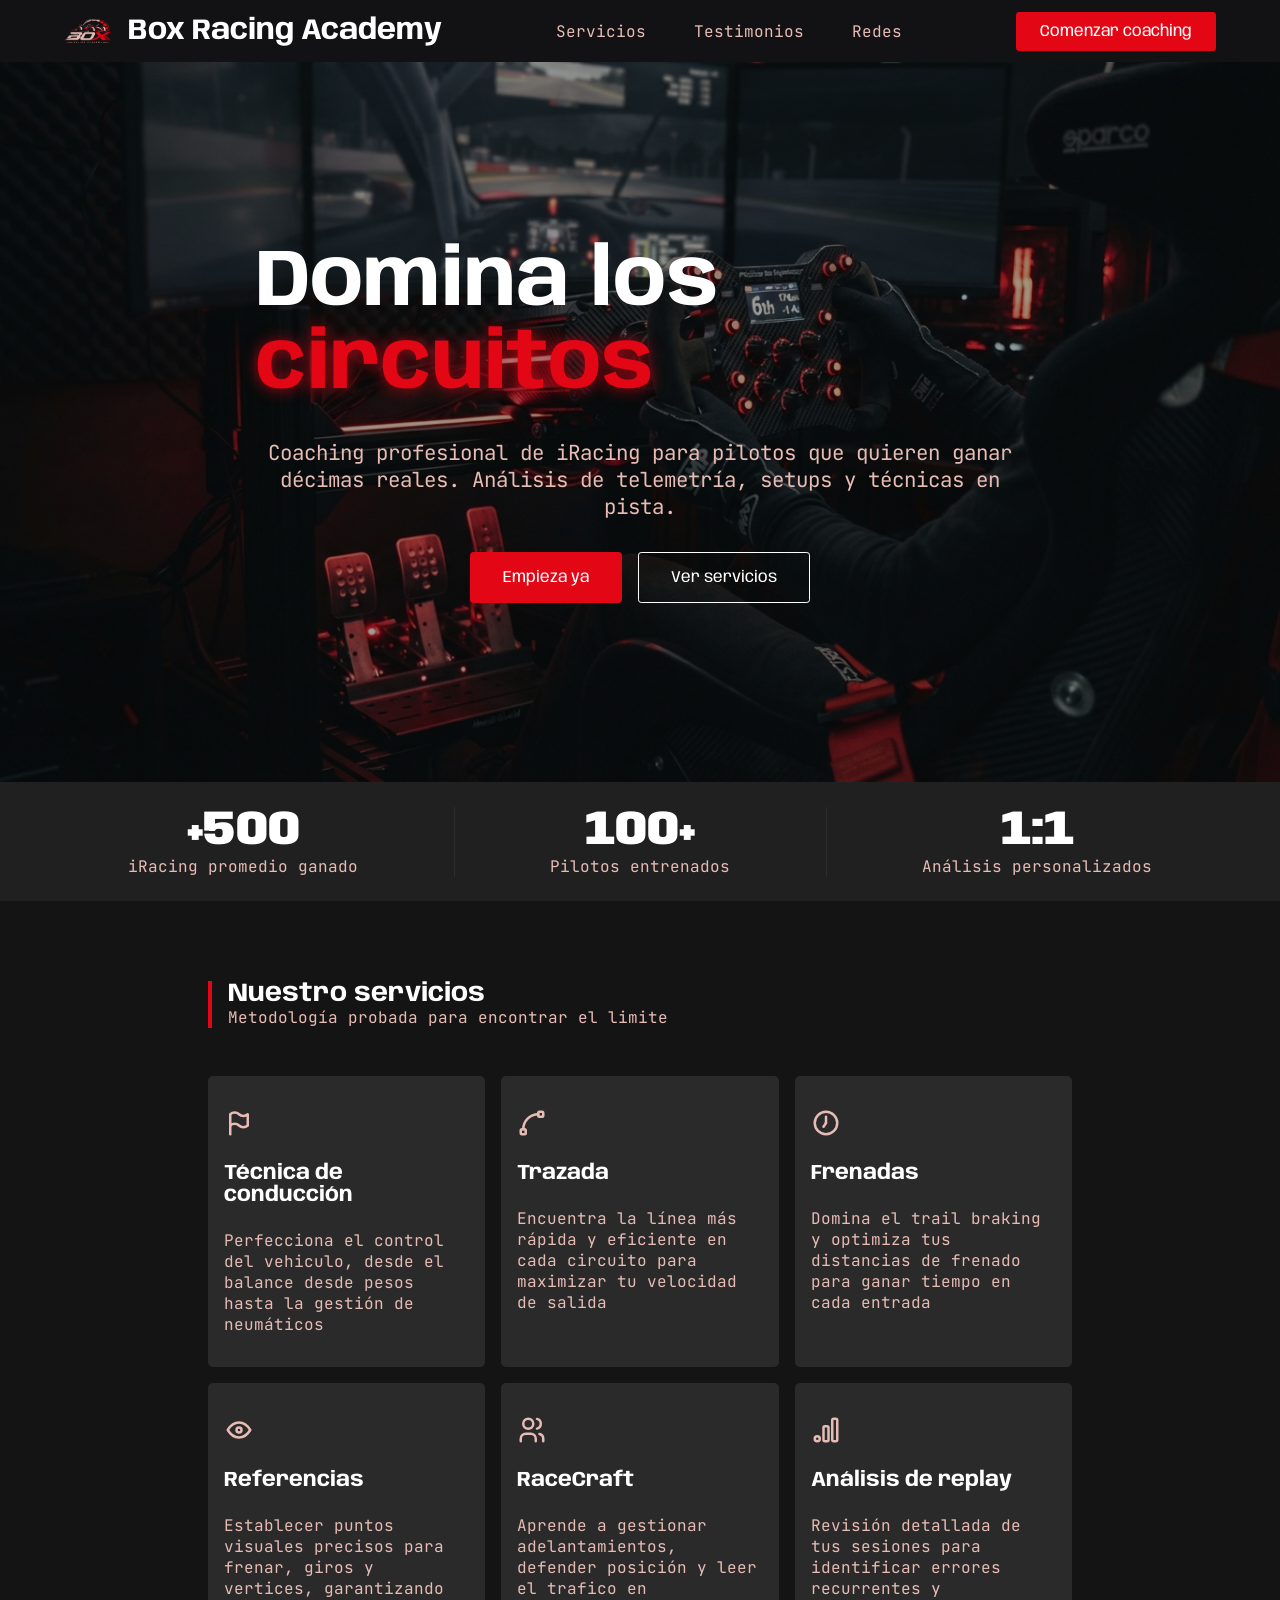
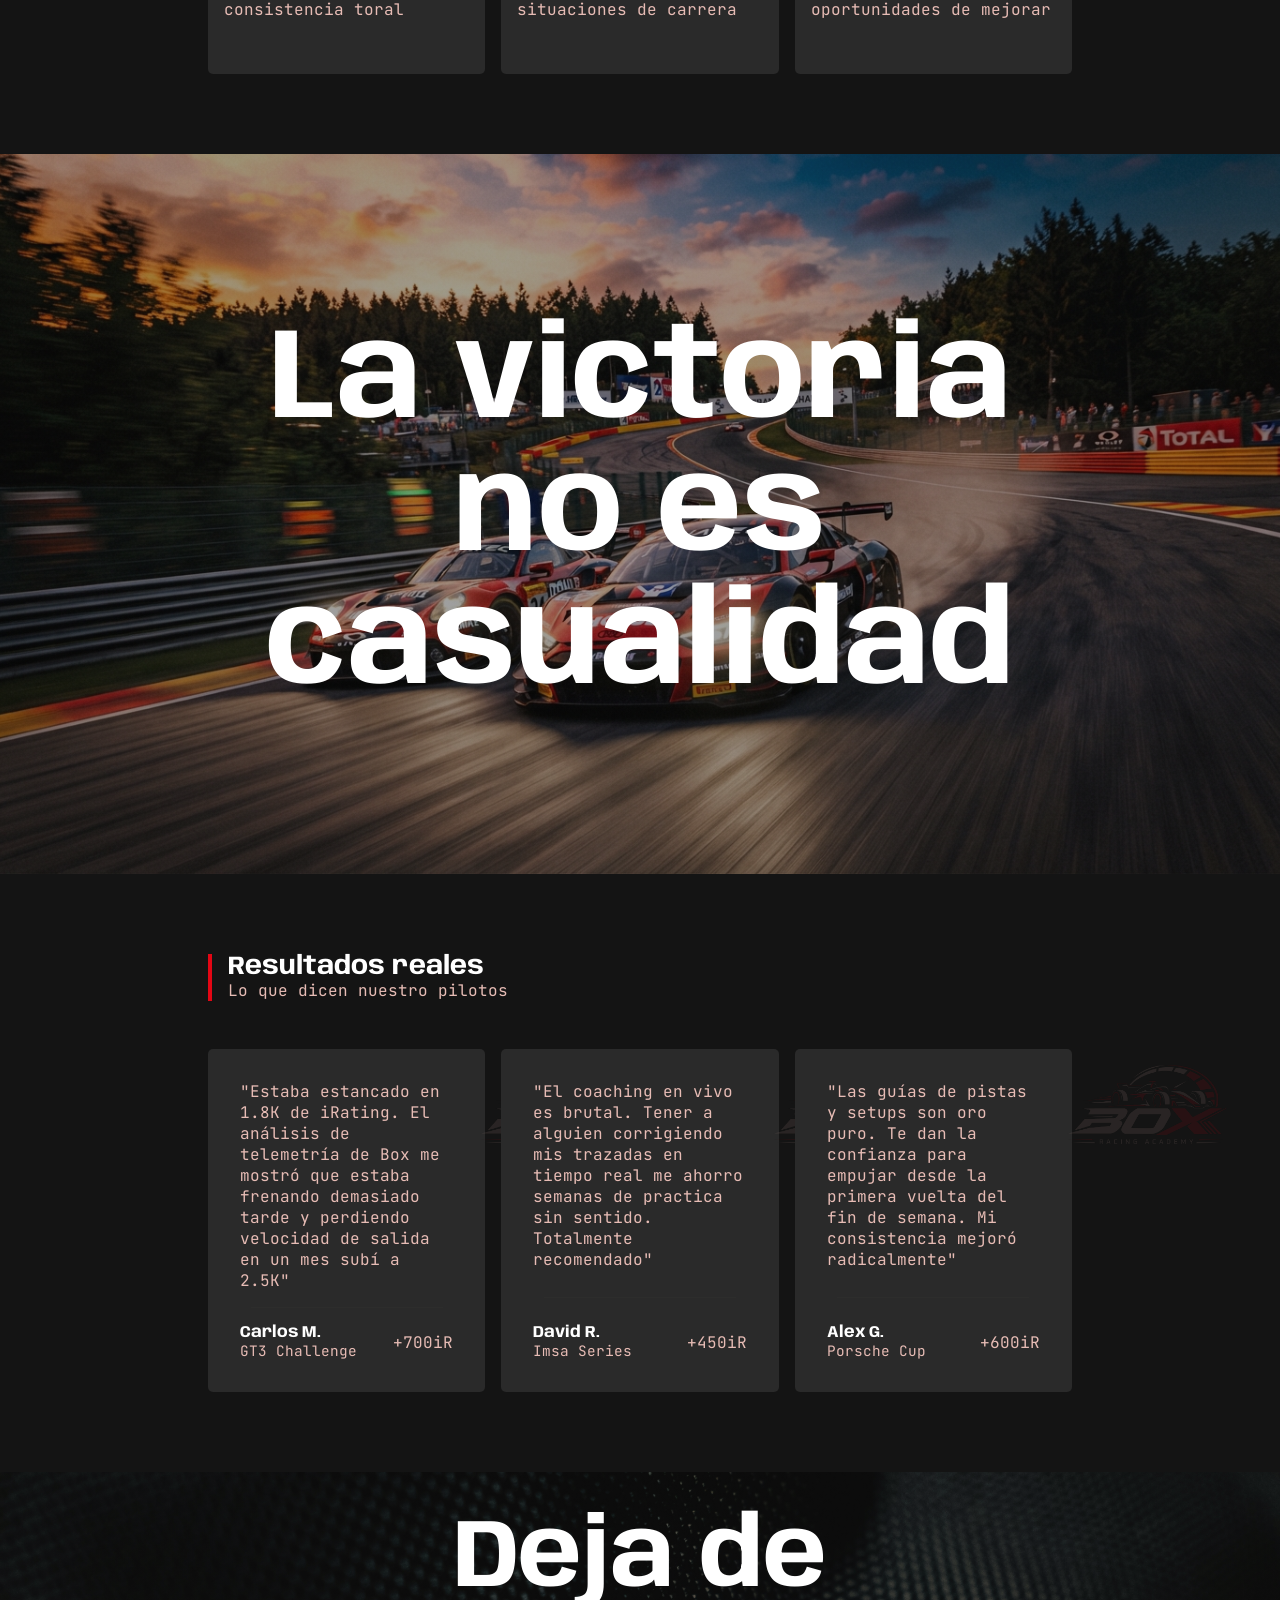
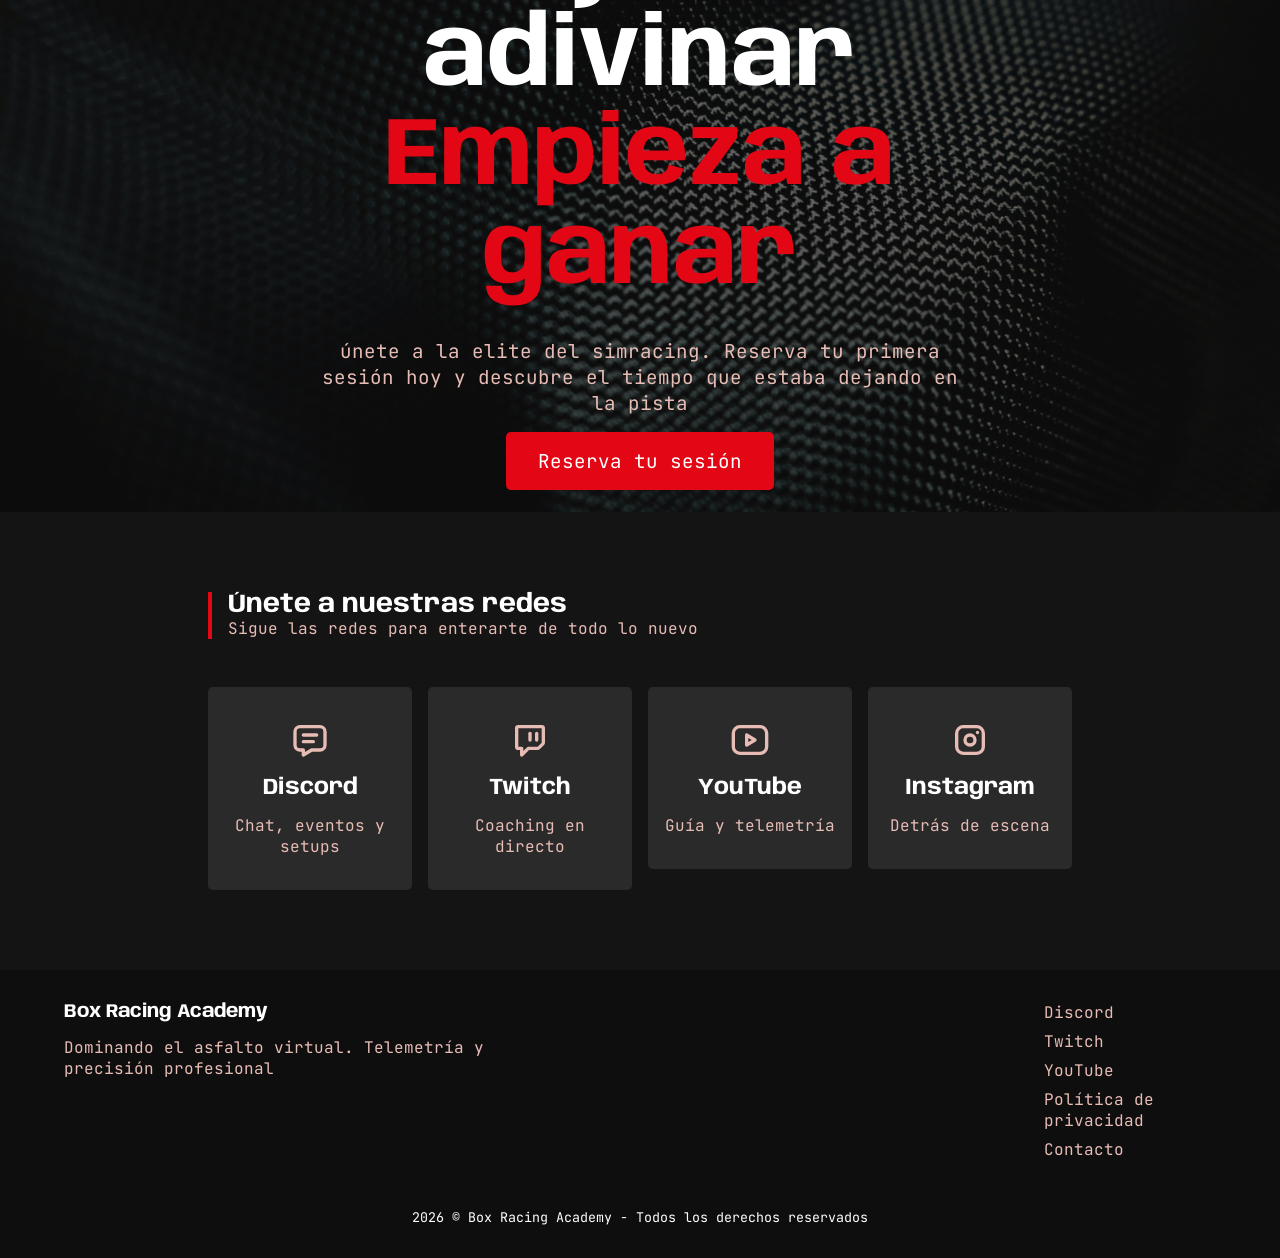
<file: index.html>
<!doctype html>
<html lang="es">
  <head>
    <meta charset="UTF-8" />
    <meta name="viewport" content="width=device-width, initial-scale=1.0" />
    <link rel="stylesheet" href="./css/styles.css" />
    <title>Box Racing Academy</title>
    <script src="./js/script.js" defer></script>
  </head>
  <body>
    <header>
      <div class="container-header">
        <div class="container-header-title">
          <a href="./index.html">
            <img
              src="./src/img/logo/logo-final.png"
              alt="Logo de Box Academy Racing"
            />
            <h1>Box Racing Academy</h1>
          </a>
          <svg
            xmlns="http://www.w3.org/2000/svg"
            width="24"
            height="24"
            viewBox="0 0 24 24"
            fill="currentColor"
            class="icon icon-tabler icons-tabler-filled icon-tabler-menu-2"
            id="btn-menu"
          >
            <path stroke="none" d="M0 0h24v24H0z" fill="none" />
            <path
              d="M21 6a1 1 0 0 1 -1 1h-16a1 1 0 1 1 0 -2h16a1 1 0 0 1 1 1"
            />
            <path
              d="M21 12a1 1 0 0 1 -1 1h-16a1 1 0 0 1 0 -2h16a1 1 0 0 1 1 1"
            />
            <path
              d="M21 18a1 1 0 0 1 -1 1h-16a1 1 0 0 1 0 -2h16a1 1 0 0 1 1 1"
            />
          </svg>
        </div>
        <nav id="nav" class="close">
          <ul>
            <li><a href="#servicio">Servicios</a></li>
            <li><a href="#reseñas">Testimonios</a></li>
            <li><a href="#redes">Redes</a></li>
          </ul>
        </nav>
        <div class="container-button-header close-button" id="buton-coaching">
          <a href="./pages/prace.html" rel="noreferrer">Comenzar coaching</a>
        </div>
      </div>
    </header>
    <main>
      <section class="hero">
        <div class="container-hero">
          <h2>Domina los <span>circuitos</span></h2>
          <p>
            Coaching profesional de iRacing para pilotos que quieren ganar
            décimas reales. Análisis de telemetría, setups y técnicas en pista.
          </p>
          <div class="conteiner-buttons">
            <a href="./pages/prace.html" class="btn-red">Empieza ya</a>
            <a href="./pages/prace.html" class="btn-white">Ver servicios</a>
          </div>
        </div>
      </section>
      <section class="seccion-2" id="servicio">
        <div class="container-datos">
          <div class="dato">
            <p class="dato-numero">+500</p>
            <p class="dato-texto">iRacing promedio ganado</p>
          </div>
          <div class="linea"></div>
          <div class="dato">
            <p class="dato-numero">100+</p>
            <p class="dato-texto">Pilotos entrenados</p>
          </div>
          <div class="linea"></div>
          <div class="dato">
            <p class="dato-numero">1:1</p>
            <p class="dato-texto">Análisis personalizados</p>
          </div>
        </div>
      </section>
      <section class="seccion-servicios">
        <div class="container-servicios">
          <div class="conteiner-title-servicios">
            <h3>Nuestro servicios</h3>
            <p>Metodología probada para encontrar el limite</p>
          </div>
          <div class="container-grid">
            <div class="card-info-1">
              <svg
                xmlns="http://www.w3.org/2000/svg"
                width="30"
                height="30"
                viewBox="0 0 24 24"
                fill="none"
                stroke="currentColor"
                stroke-width="2"
                stroke-linecap="round"
                stroke-linejoin="round"
                class="icon icon-tabler icons-tabler-outline icon-tabler-flag icon-color"
              >
                <path stroke="none" d="M0 0h24v24H0z" fill="none" />
                <path
                  d="M5 5a5 5 0 0 1 7 0a5 5 0 0 0 7 0v9a5 5 0 0 1 -7 0a5 5 0 0 0 -7 0v-9"
                />
                <path d="M5 21v-7" />
              </svg>
              <h4>Técnica de conducción</h4>
              <p>
                Perfecciona el control del vehiculo, desde el balance desde
                pesos hasta la gestión de neumáticos
              </p>
            </div>
            <div class="card-info-2">
              <svg
                xmlns="http://www.w3.org/2000/svg"
                width="30"
                height="30"
                viewBox="0 0 24 24"
                fill="none"
                stroke="currentColor"
                stroke-width="2"
                stroke-linecap="round"
                stroke-linejoin="round"
                class="icon icon-tabler icons-tabler-outline icon-tabler-vector-spline icon-color"
              >
                <path stroke="none" d="M0 0h24v24H0z" fill="none" />
                <path
                  d="M17 4a1 1 0 0 1 1 -1h2a1 1 0 0 1 1 1v2a1 1 0 0 1 -1 1h-2a1 1 0 0 1 -1 -1l0 -2"
                />
                <path
                  d="M3 18a1 1 0 0 1 1 -1h2a1 1 0 0 1 1 1v2a1 1 0 0 1 -1 1h-2a1 1 0 0 1 -1 -1l0 -2"
                />
                <path d="M17 5c-6.627 0 -12 5.373 -12 12" />
              </svg>
              <h4>Trazada</h4>
              <p>
                Encuentra la línea más rápida y eficiente en cada circuito para
                maximizar tu velocidad de salida
              </p>
            </div>
            <div class="card-info-3">
              <svg
                xmlns="http://www.w3.org/2000/svg"
                width="30"
                height="30"
                viewBox="0 0 24 24"
                fill="none"
                stroke="currentColor"
                stroke-width="2"
                stroke-linecap="round"
                stroke-linejoin="round"
                class="icon icon-tabler icons-tabler-outline icon-tabler-clock-hour-7 icon-color"
              >
                <path stroke="none" d="M0 0h24v24H0z" fill="none" />
                <path d="M3 12a9 9 0 1 0 18 0a9 9 0 1 0 -18 0" />
                <path d="M12 12l-2 3" />
                <path d="M12 7v5" />
              </svg>
              <h4>Frenadas</h4>
              <p>
                Domina el trail braking y optimiza tus distancias de frenado
                para ganar tiempo en cada entrada
              </p>
            </div>
            <div class="card-info-4">
              <svg
                xmlns="http://www.w3.org/2000/svg"
                width="30"
                height="30"
                viewBox="0 0 24 24"
                fill="none"
                stroke="currentColor"
                stroke-width="2"
                stroke-linecap="round"
                stroke-linejoin="round"
                class="icon icon-tabler icons-tabler-outline icon-tabler-eye icon-color"
              >
                <path stroke="none" d="M0 0h24v24H0z" fill="none" />
                <path d="M10 12a2 2 0 1 0 4 0a2 2 0 0 0 -4 0" />
                <path
                  d="M21 12c-2.4 4 -5.4 6 -9 6c-3.6 0 -6.6 -2 -9 -6c2.4 -4 5.4 -6 9 -6c3.6 0 6.6 2 9 6"
                />
              </svg>
              <h4>Referencias</h4>
              <p>
                Establecer puntos visuales precisos para frenar, giros y
                vertices, garantizando consistencia toral
              </p>
            </div>
            <div class="card-info-5">
              <svg
                xmlns="http://www.w3.org/2000/svg"
                width="30"
                height="30"
                viewBox="0 0 24 24"
                fill="none"
                stroke="currentColor"
                stroke-width="2"
                stroke-linecap="round"
                stroke-linejoin="round"
                class="icon icon-tabler icons-tabler-outline icon-tabler-users icon-color"
              >
                <path stroke="none" d="M0 0h24v24H0z" fill="none" />
                <path d="M5 7a4 4 0 1 0 8 0a4 4 0 1 0 -8 0" />
                <path d="M3 21v-2a4 4 0 0 1 4 -4h4a4 4 0 0 1 4 4v2" />
                <path d="M16 3.13a4 4 0 0 1 0 7.75" />
                <path d="M21 21v-2a4 4 0 0 0 -3 -3.85" />
              </svg>
              <h4>RaceCraft</h4>
              <p>
                Aprende a gestionar adelantamientos, defender posición y leer el
                trafico en situaciones de carrera
              </p>
            </div>
            <div class="card-info-6">
              <svg
                xmlns="http://www.w3.org/2000/svg"
                width="30"
                height="30"
                viewBox="0 0 24 24"
                fill="none"
                stroke="currentColor"
                stroke-width="2"
                stroke-linecap="round"
                stroke-linejoin="round"
                class="icon icon-tabler icons-tabler-outline icon-tabler-brand-google-analytics icon-color"
              >
                <path stroke="none" d="M0 0h24v24H0z" fill="none" />
                <path
                  d="M10 10.105a1.105 1.105 0 0 1 1.105 -1.105h1.79a1.105 1.105 0 0 1 1.105 1.105v9.79a1.105 1.105 0 0 1 -1.105 1.105h-1.79a1.105 1.105 0 0 1 -1.105 -1.105l0 -9.79"
                />
                <path
                  d="M17 4.105a1.105 1.105 0 0 1 1.105 -1.105h1.79a1.105 1.105 0 0 1 1.105 1.105v15.79a1.105 1.105 0 0 1 -1.105 1.105h-1.79a1.105 1.105 0 0 1 -1.105 -1.105l0 -15.79"
                />
                <path d="M3 19a2 2 0 1 0 4 0a2 2 0 1 0 -4 0" />
              </svg>
              <h4>Análisis de replay</h4>
              <p>
                Revisión detallada de tus sesiones para identificar errores
                recurrentes y oportunidades de mejorar
              </p>
            </div>
          </div>
        </div>
      </section>
      <section class="seccion-corte-1">
        <div class="container-corte-1">
          <h3>La victoria no es casualidad</h3>
        </div>
      </section>
      <section class="seccion-reseñas" id="reseñas">
        <div class="container-reseñas">
          <div class="container-titulo-reseñas">
            <h3>Resultados reales</h3>
            <p>Lo que dicen nuestro pilotos</p>
          </div>
          <div class="container-reseñas-grid">
            <div class="card-reseña-1">
              <div class="container-text-reseñas">
                <p>
                  "Estaba estancado en 1.8K de iRating. El análisis de
                  telemetría de Box me mostró que estaba frenando demasiado
                  tarde y perdiendo velocidad de salida en un mes subí a 2.5K"
                </p>
              </div>
              <div class="linea-reseñas"></div>
              <div class="container-datos-reseña">
                <div class="container-nombre-persona">
                  <h4>Carlos M.</h4>
                  <p>GT3 Challenge</p>
                </div>
                <p>+700iR</p>
              </div>
              <img
                src="./src/img/logo/logo-final.png"
                alt="Logo de Box Racing Academy"
              />
            </div>
            <div class="card-reseña-2">
              <div class="container-text-reseñas">
                <p>
                  "El coaching en vivo es brutal. Tener a alguien corrigiendo
                  mis trazadas en tiempo real me ahorro semanas de practica sin
                  sentido. Totalmente recomendado"
                </p>
              </div>
              <div class="linea-reseñas"></div>
              <div class="container-datos-reseña">
                <div class="container-nombre-persona">
                  <h4>David R.</h4>
                  <p>Imsa Series</p>
                </div>
                <p>+450iR</p>
              </div>
              <img
                src="./src/img/logo/logo-final.png"
                alt="Logo de Box Racing Academy"
              />
            </div>
            <div class="card-reseña-3">
              <div class="container-text-reseñas">
                <p>
                  "Las guías de pistas y setups son oro puro. Te dan la
                  confianza para empujar desde la primera vuelta del fin de
                  semana. Mi consistencia mejoró radicalmente"
                </p>
              </div>
              <div class="linea-reseñas"></div>
              <div class="container-datos-reseña">
                <div class="container-nombre-persona">
                  <h4>Alex G.</h4>
                  <p>Porsche Cup</p>
                </div>
                <p>+600iR</p>
              </div>
              <img
                src="./src/img/logo/logo-final.png"
                alt="Logo de Box Racing Academy"
              />
            </div>
          </div>
        </div>
      </section>
      <section class="seccion-corte-2">
        <div class="container-corte-2">
          <h3>Deja de adivinar <span>Empieza a ganar</span></h3>
          <p>
            únete a la elite del simracing. Reserva tu primera sesión hoy y
            descubre el tiempo que estaba dejando en la pista
          </p>
          <div class="btn-reserva">
            <a href="./pages/prace.html">Reserva tu sesión</a>
          </div>
        </div>
      </section>
      <section class="seccion-redes" id="redes">
        <div class="container-redes">
          <div class="titulo-redes">
            <h3>Únete a nuestras redes</h3>
            <p>Sigue las redes para enterarte de todo lo nuevo</p>
          </div>
          <div class="redes-grid">
            <div class="redes">
              <a
                href="https://discord.gg/59XYkCnDuZ"
                target="_blank"
                rel="noreferrer"
              >
                <svg
                  xmlns="http://www.w3.org/2000/svg"
                  width="40"
                  height="40"
                  viewBox="0 0 24 24"
                  fill="none"
                  stroke="currentColor"
                  stroke-width="2"
                  stroke-linecap="round"
                  stroke-linejoin="round"
                  class="icon icon-tabler icons-tabler-outline icon-tabler-message icon-redes"
                >
                  <path stroke="none" d="M0 0h24v24H0z" fill="none" />
                  <path d="M8 9h8" />
                  <path d="M8 13h6" />
                  <path
                    d="M18 4a3 3 0 0 1 3 3v8a3 3 0 0 1 -3 3h-5l-5 3v-3h-2a3 3 0 0 1 -3 -3v-8a3 3 0 0 1 3 -3h12"
                  />
                </svg>
                <h4>Discord</h4>
                <p>Chat, eventos y setups</p>
              </a>
            </div>
            <div class="redes">
              <a
                href="https://www.twitch.tv/gabrielale99"
                target="_blank"
                rel="noreferrer"
              >
                <svg
                  xmlns="http://www.w3.org/2000/svg"
                  width="40"
                  height="40"
                  viewBox="0 0 24 24"
                  fill="none"
                  stroke="currentColor"
                  stroke-width="2"
                  stroke-linecap="round"
                  stroke-linejoin="round"
                  class="icon icon-tabler icons-tabler-outline icon-tabler-brand-twitch icon-redes"
                >
                  <path stroke="none" d="M0 0h24v24H0z" fill="none" />
                  <path
                    d="M4 5v11a1 1 0 0 0 1 1h2v4l4 -4h5.584c.266 0 .52 -.105 .707 -.293l2.415 -2.414c.187 -.188 .293 -.442 .293 -.708v-8.585a1 1 0 0 0 -1 -1h-14a1 1 0 0 0 -1 1l.001 0"
                  />
                  <path d="M16 8l0 4" />
                  <path d="M12 8l0 4" />
                </svg>
                <h4>Twitch</h4>
                <p>Coaching en directo</p>
              </a>
            </div>
            <div class="redes">
              <a
                href="https://www.youtube.com/@BoxRacingAcademy"
                target="_blank"
                rel="noreferrer"
              >
                <svg
                  xmlns="http://www.w3.org/2000/svg"
                  width="40"
                  height="40"
                  viewBox="0 0 24 24"
                  fill="none"
                  stroke="currentColor"
                  stroke-width="2"
                  stroke-linecap="round"
                  stroke-linejoin="round"
                  class="icon icon-tabler icons-tabler-outline icon-tabler-brand-youtube icon-redes"
                >
                  <path stroke="none" d="M0 0h24v24H0z" fill="none" />
                  <path
                    d="M2 8a4 4 0 0 1 4 -4h12a4 4 0 0 1 4 4v8a4 4 0 0 1 -4 4h-12a4 4 0 0 1 -4 -4v-8"
                  />
                  <path d="M10 9l5 3l-5 3l0 -6" />
                </svg>
                <h4>YouTube</h4>
                <p>Guía y telemetría</p>
              </a>
            </div>
            <div class="redes">
              <a
                href="https://www.instagram.com/boxracingacademy/"
                target="_blank"
                rel="noreferrer"
              >
                <svg
                  xmlns="http://www.w3.org/2000/svg"
                  width="40"
                  height="40"
                  viewBox="0 0 24 24"
                  fill="none"
                  stroke="currentColor"
                  stroke-width="2"
                  stroke-linecap="round"
                  stroke-linejoin="round"
                  class="icon icon-tabler icons-tabler-outline icon-tabler-brand-instagram icon-redes"
                >
                  <path stroke="none" d="M0 0h24v24H0z" fill="none" />
                  <path
                    d="M4 8a4 4 0 0 1 4 -4h8a4 4 0 0 1 4 4v8a4 4 0 0 1 -4 4h-8a4 4 0 0 1 -4 -4l0 -8"
                  />
                  <path d="M9 12a3 3 0 1 0 6 0a3 3 0 0 0 -6 0" />
                  <path d="M16.5 7.5v.01" />
                </svg>
                <h4>Instagram</h4>
                <p>Detrás de escena</p>
              </a>
            </div>
          </div>
        </div>
      </section>
    </main>
    <footer>
      <div class="container-footer">
        <div class="container-links-footer">
          <div class="container-nombre">
            <h3>Box Racing Academy</h3>
            <p>
              Dominando el asfalto virtual. Telemetría y precisión profesional
            </p>
          </div>
          <div class="container-link">
            <ul>
              <li>
                <a
                  href="https://discord.gg/59XYkCnDuZ"
                  target="_blank"
                  rel="noreferrer"
                  >Discord</a
                >
              </li>
              <li>
                <a
                  href="https://www.twitch.tv/gabrielale99"
                  target="_blank"
                  rel="noreferrer"
                  >Twitch</a
                >
              </li>
              <li>
                <a
                  href="https://www.youtube.com/@BoxRacingAcademy"
                  target="_blank"
                  rel="noreferrer"
                  >YouTube</a
                >
              </li>
              <li><a href="#">Política de privacidad</a></li>
              <li>
                <a
                  href="https://wa.me/5491158048499"
                  target="_blank"
                  rel="noreferrer"
                  >Contacto</a
                >
              </li>
            </ul>
          </div>
        </div>
        <div class="redechos">
          <small
            >2026 &copy Box Racing Academy - Todos los derechos
            reservados</small
          >
        </div>
      </div>
    </footer>
  </body>
</html>
</file>
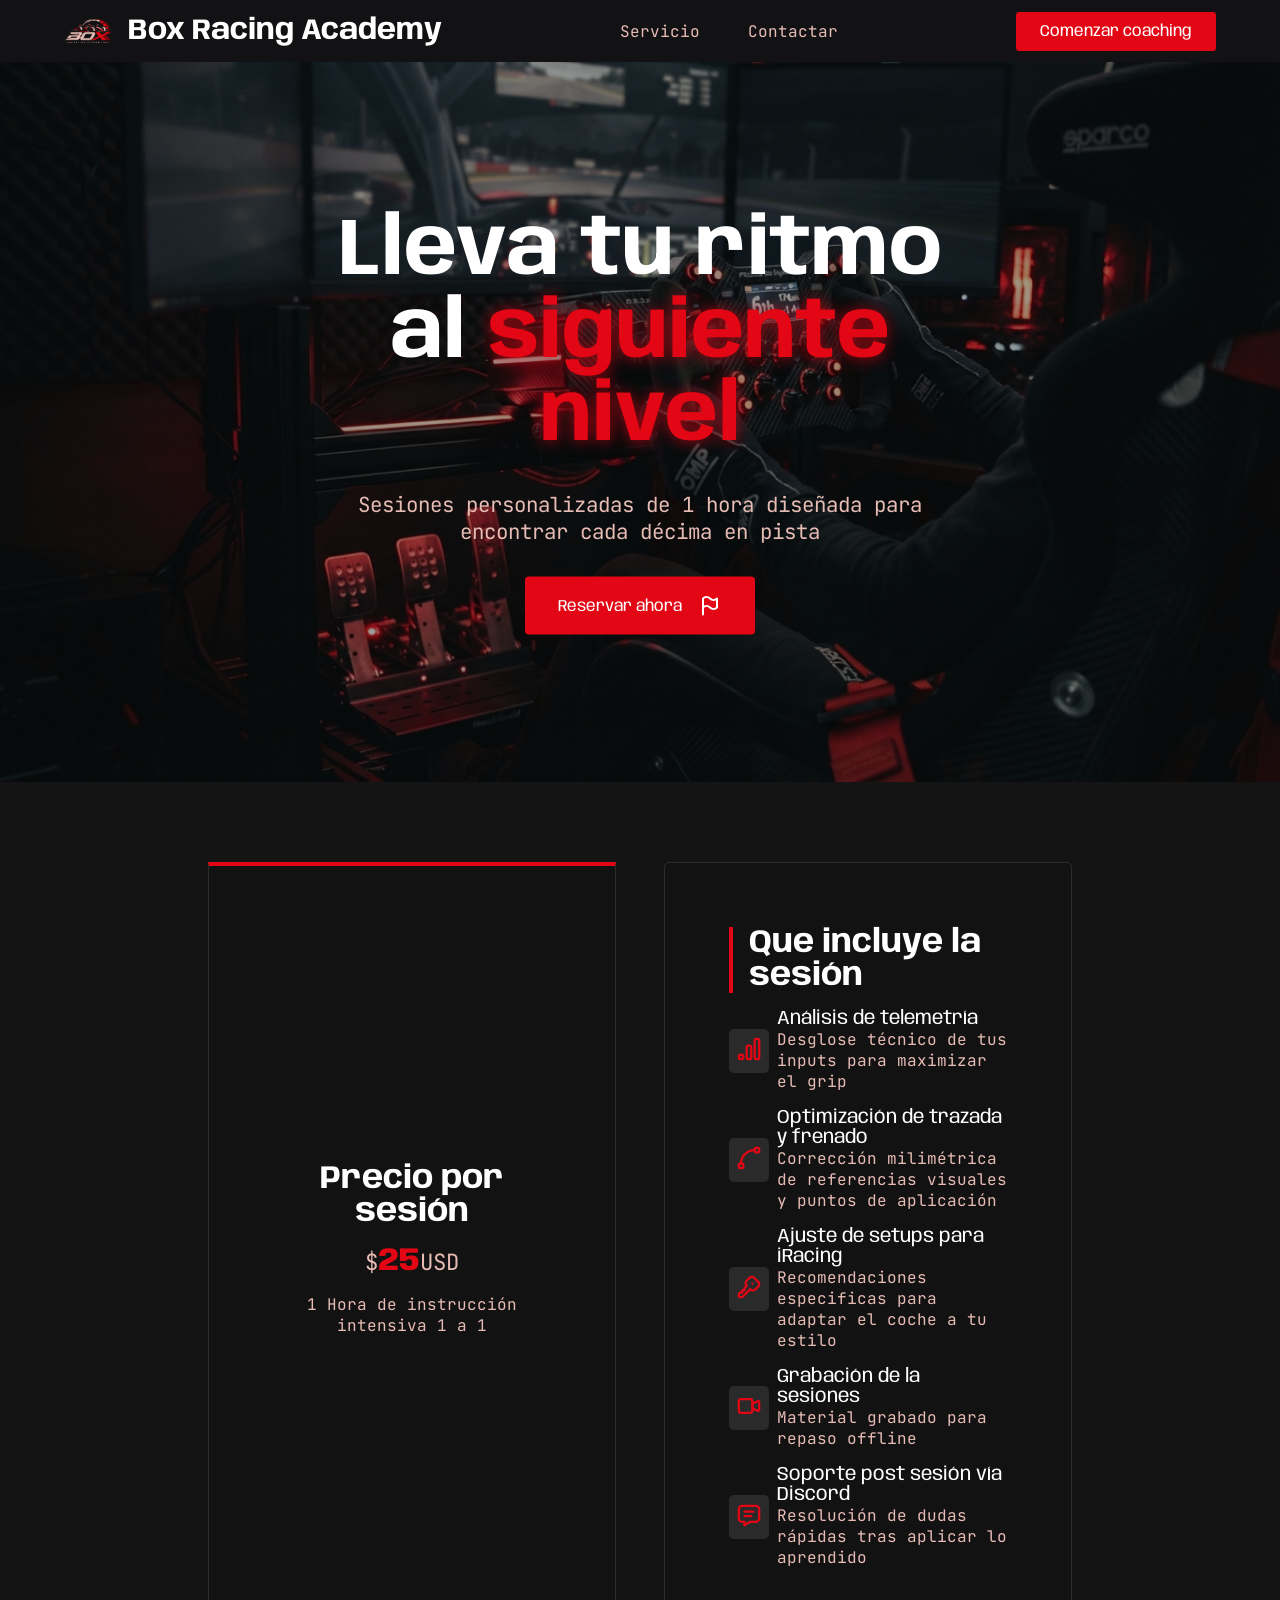
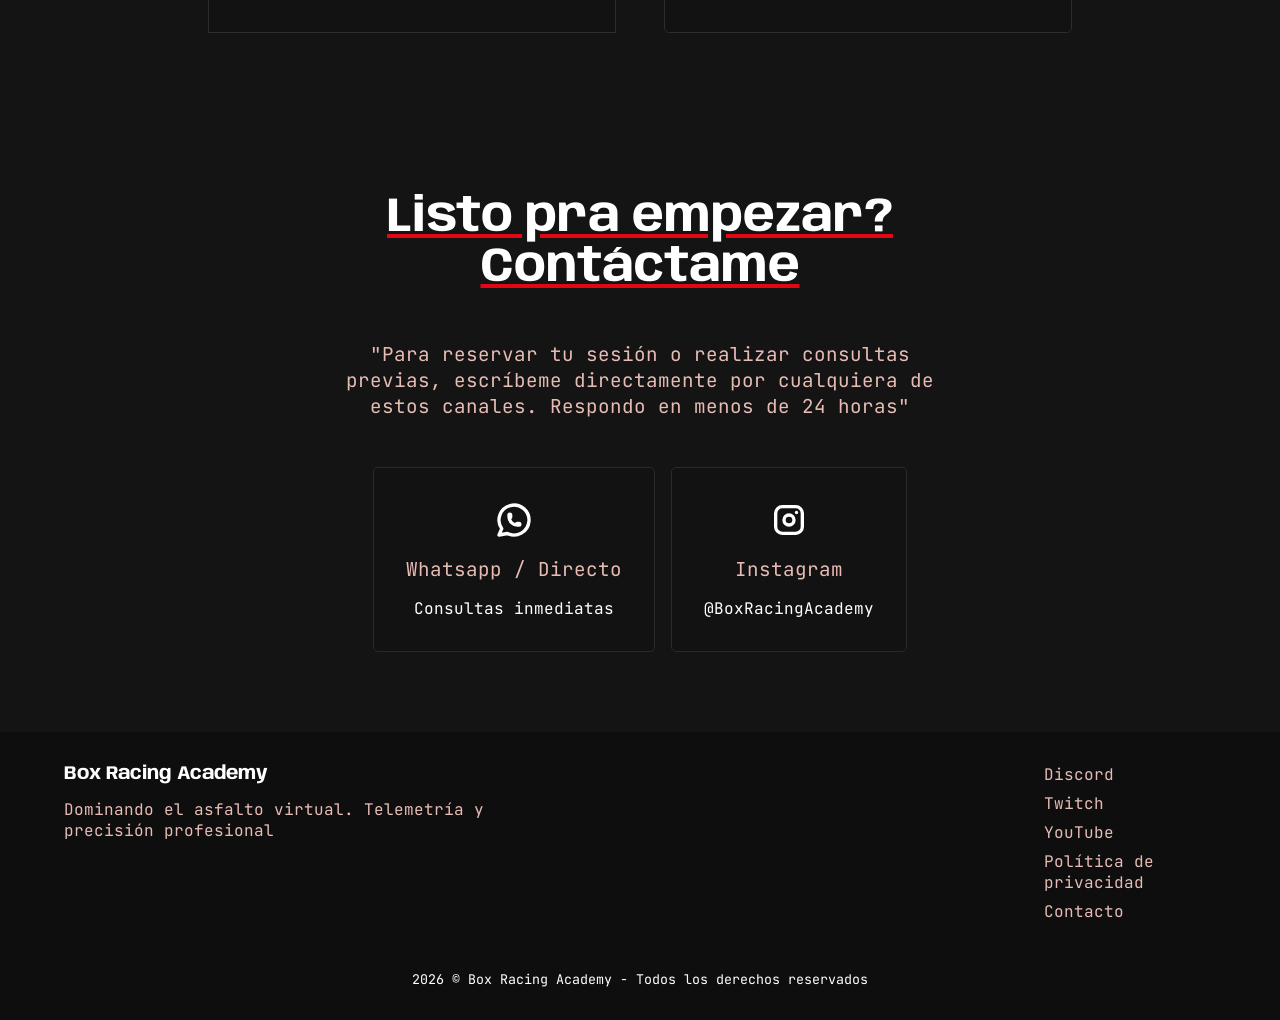
<file: pages/prace.html>
<!doctype html>
<html lang="en">
  <head>
    <meta charset="UTF-8" />
    <meta name="viewport" content="width=device-width, initial-scale=1.0" />
    <link rel="stylesheet" href="../css/prace.css" />
    <script src="../js/script.js" defer></script>
    <title>Box Racing Academy</title>
  </head>
  <body>
    <header>
      <div class="container-header">
        <div class="container-header-title">
          <a href="../index.html">
            <img src="../src/img/logo/logo-final.png" alt="" />
            <h1>Box Racing Academy</h1>
          </a>
          <svg
            xmlns="http://www.w3.org/2000/svg"
            width="24"
            height="24"
            viewBox="0 0 24 24"
            fill="currentColor"
            class="icon icon-tabler icons-tabler-filled icon-tabler-menu-2"
            id="btn-menu"
          >
            <path stroke="none" d="M0 0h24v24H0z" fill="none" />
            <path
              d="M21 6a1 1 0 0 1 -1 1h-16a1 1 0 1 1 0 -2h16a1 1 0 0 1 1 1"
            />
            <path
              d="M21 12a1 1 0 0 1 -1 1h-16a1 1 0 0 1 0 -2h16a1 1 0 0 1 1 1"
            />
            <path
              d="M21 18a1 1 0 0 1 -1 1h-16a1 1 0 0 1 0 -2h16a1 1 0 0 1 1 1"
            />
          </svg>
        </div>
        <nav id="nav" class="close">
          <ul>
            <li><a href="#servicio">Servicio</a></li>
            <li><a href="#contacto">Contactar</a></li>
          </ul>
        </nav>
        <div class="container-button-header close-button" id="buton-coaching">
          <a href="https://wa.me/5491158048499" target="_blank" rel="noreferrer"
            >Comenzar coaching</a
          >
        </div>
      </div>
    </header>
    <main>
      <section class="hero">
        <div class="container-hero">
          <h2>Lleva tu ritmo al <span>siguiente nivel</span></h2>
          <p>
            Sesiones personalizadas de 1 hora diseñada para encontrar cada
            décima en pista
          </p>
          <div class="conteiner-buttons">
            <a
              href="https://wa.me/5491158048499"
              target="_blank"
              rel="noreferrer"
              class="btn-red"
              >Reservar ahora
              <svg
                xmlns="http://www.w3.org/2000/svg"
                width="24"
                height="24"
                viewBox="0 0 24 24"
                fill="none"
                stroke="currentColor"
                stroke-width="2"
                stroke-linecap="round"
                stroke-linejoin="round"
                class="icon icon-tabler icons-tabler-outline icon-tabler-flag"
              >
                <path stroke="none" d="M0 0h24v24H0z" fill="none" />
                <path
                  d="M5 5a5 5 0 0 1 7 0a5 5 0 0 0 7 0v9a5 5 0 0 1 -7 0a5 5 0 0 0 -7 0v-9"
                />
                <path d="M5 21v-7" />
              </svg>
            </a>
          </div>
        </div>
      </section>
      <section class="seccion-pago" id="servicio">
        <div class="container-pago">
          <div class="container-pago-text">
            <h3>Precio por sesión</h3>
            <p class="prace">$<span>25</span>USD</p>
            <p class="dato-price">1 Hora de instrucción intensiva 1 a 1</p>
          </div>
          <div class="container-datos">
            <h3>Que incluye la sesión</h3>
            <div class="container-ul">
              <div class="container-list">
                <div class="container-svg">
                  <svg
                    xmlns="http://www.w3.org/2000/svg"
                    width="24"
                    height="24"
                    viewBox="0 0 24 24"
                    fill="none"
                    stroke="currentColor"
                    stroke-width="2"
                    stroke-linecap="round"
                    stroke-linejoin="round"
                    class="icon icon-tabler icons-tabler-outline icon-tabler-brand-google-analytics icon-list"
                  >
                    <path stroke="none" d="M0 0h24v24H0z" fill="none" />
                    <path
                      d="M10 10.105a1.105 1.105 0 0 1 1.105 -1.105h1.79a1.105 1.105 0 0 1 1.105 1.105v9.79a1.105 1.105 0 0 1 -1.105 1.105h-1.79a1.105 1.105 0 0 1 -1.105 -1.105l0 -9.79"
                    />
                    <path
                      d="M17 4.105a1.105 1.105 0 0 1 1.105 -1.105h1.79a1.105 1.105 0 0 1 1.105 1.105v15.79a1.105 1.105 0 0 1 -1.105 1.105h-1.79a1.105 1.105 0 0 1 -1.105 -1.105l0 -15.79"
                    />
                    <path d="M3 19a2 2 0 1 0 4 0a2 2 0 1 0 -4 0" />
                  </svg>
                </div>
                <div class="container-text-list">
                  <h4>Análisis de telemetría</h4>
                  <p>Desglose técnico de tus inputs para maximizar el grip</p>
                </div>
              </div>
              <div class="container-list">
                <div class="container-svg">
                  <svg
                    xmlns="http://www.w3.org/2000/svg"
                    width="24"
                    height="24"
                    viewBox="0 0 24 24"
                    fill="none"
                    stroke="currentColor"
                    stroke-width="2"
                    stroke-linecap="round"
                    stroke-linejoin="round"
                    class="icon icon-tabler icons-tabler-outline icon-tabler-vector-spline icon-list"
                  >
                    <path stroke="none" d="M0 0h24v24H0z" fill="none" />
                    <path
                      d="M17 4a1 1 0 0 1 1 -1h2a1 1 0 0 1 1 1v2a1 1 0 0 1 -1 1h-2a1 1 0 0 1 -1 -1l0 -2"
                    />
                    <path
                      d="M3 18a1 1 0 0 1 1 -1h2a1 1 0 0 1 1 1v2a1 1 0 0 1 -1 1h-2a1 1 0 0 1 -1 -1l0 -2"
                    />
                    <path d="M17 5c-6.627 0 -12 5.373 -12 12" />
                  </svg>
                </div>
                <div class="container-text-list">
                  <h4>Optimización de trazada y frenado</h4>
                  <p>
                    Corrección milimétrica de referencias visuales y puntos de
                    aplicación
                  </p>
                </div>
              </div>
              <div class="container-list">
                <div class="container-svg">
                  <svg
                    xmlns="http://www.w3.org/2000/svg"
                    width="24"
                    height="24"
                    viewBox="0 0 24 24"
                    fill="none"
                    stroke="currentColor"
                    stroke-width="2"
                    stroke-linecap="round"
                    stroke-linejoin="round"
                    class="icon icon-tabler icons-tabler-outline icon-tabler-key icon-list"
                  >
                    <path stroke="none" d="M0 0h24v24H0z" fill="none" />
                    <path
                      d="M16.555 3.843l3.602 3.602a2.877 2.877 0 0 1 0 4.069l-2.643 2.643a2.877 2.877 0 0 1 -4.069 0l-.301 -.301l-6.558 6.558a2 2 0 0 1 -1.239 .578l-.175 .008h-1.172a1 1 0 0 1 -.993 -.883l-.007 -.117v-1.172a2 2 0 0 1 .467 -1.284l.119 -.13l.414 -.414h2v-2h2v-2l2.144 -2.144l-.301 -.301a2.877 2.877 0 0 1 0 -4.069l2.643 -2.643a2.877 2.877 0 0 1 4.069 0"
                    />
                    <path d="M15 9h.01" />
                  </svg>
                </div>
                <div class="container-text-list">
                  <h4>Ajuste de setups para iRacing</h4>
                  <p>
                    Recomendaciones especificas para adaptar el coche a tu
                    estilo
                  </p>
                </div>
              </div>
              <div class="container-list">
                <div class="container-svg">
                  <svg
                    xmlns="http://www.w3.org/2000/svg"
                    width="24"
                    height="24"
                    viewBox="0 0 24 24"
                    fill="none"
                    stroke="currentColor"
                    stroke-width="2"
                    stroke-linecap="round"
                    stroke-linejoin="round"
                    class="icon icon-tabler icons-tabler-outline icon-tabler-video icon-list"
                  >
                    <path stroke="none" d="M0 0h24v24H0z" fill="none" />
                    <path
                      d="M15 10l4.553 -2.276a1 1 0 0 1 1.447 .894v6.764a1 1 0 0 1 -1.447 .894l-4.553 -2.276v-4"
                    />
                    <path
                      d="M3 8a2 2 0 0 1 2 -2h8a2 2 0 0 1 2 2v8a2 2 0 0 1 -2 2h-8a2 2 0 0 1 -2 -2l0 -8"
                    />
                  </svg>
                </div>
                <div class="container-text-list">
                  <h4>Grabación de la sesiones</h4>
                  <p>Material grabado para repaso offline</p>
                </div>
              </div>
              <div class="container-list">
                <div class="container-svg">
                  <svg
                    xmlns="http://www.w3.org/2000/svg"
                    width="24"
                    height="24"
                    viewBox="0 0 24 24"
                    fill="none"
                    stroke="currentColor"
                    stroke-width="2"
                    stroke-linecap="round"
                    stroke-linejoin="round"
                    class="icon icon-tabler icons-tabler-outline icon-tabler-message icon-list"
                  >
                    <path stroke="none" d="M0 0h24v24H0z" fill="none" />
                    <path d="M8 9h8" />
                    <path d="M8 13h6" />
                    <path
                      d="M18 4a3 3 0 0 1 3 3v8a3 3 0 0 1 -3 3h-5l-5 3v-3h-2a3 3 0 0 1 -3 -3v-8a3 3 0 0 1 3 -3h12"
                    />
                  </svg>
                </div>
                <div class="container-text-list">
                  <h4>Soporte post sesión vía Discord</h4>
                  <p>Resolución de dudas rápidas tras aplicar lo aprendido</p>
                </div>
              </div>
            </div>
          </div>
        </div>
      </section>
      <section class="seccion-contacto" id="contacto">
        <div class="container-contacto">
          <h3>Listo pra empezar? Contáctame</h3>
          <p>
            "Para reservar tu sesión o realizar consultas previas, escríbeme
            directamente por cualquiera de estos canales. Respondo en menos de
            24 horas"
          </p>
          <div class="container-contactos-links">
            <div class="container-redes">
              <svg
                xmlns="http://www.w3.org/2000/svg"
                width="40"
                height="40"
                viewBox="0 0 24 24"
                fill="none"
                stroke="currentColor"
                stroke-width="2"
                stroke-linecap="round"
                stroke-linejoin="round"
                class="icon icon-tabler icons-tabler-outline icon-tabler-brand-whatsapp"
              >
                <path stroke="none" d="M0 0h24v24H0z" fill="none" />
                <path d="M3 21l1.65 -3.8a9 9 0 1 1 3.4 2.9l-5.05 .9" />
                <path
                  d="M9 10a.5 .5 0 0 0 1 0v-1a.5 .5 0 0 0 -1 0v1a5 5 0 0 0 5 5h1a.5 .5 0 0 0 0 -1h-1a.5 .5 0 0 0 0 1"
                />
              </svg>
              <a
                href="https://wa.me/5491158048499"
                target="_blank"
                rel="noreferrer"
              >
                <span class="span-1">Whatsapp / Directo</span>
              </a>
              <span class="span-1">Consultas inmediatas</span>
            </div>
            <div class="container-redes">
              <svg
                xmlns="http://www.w3.org/2000/svg"
                width="40"
                height="40"
                viewBox="0 0 24 24"
                fill="none"
                stroke="currentColor"
                stroke-width="2"
                stroke-linecap="round"
                stroke-linejoin="round"
                class="icon icon-tabler icons-tabler-outline icon-tabler-brand-instagram"
              >
                <path stroke="none" d="M0 0h24v24H0z" fill="none" />
                <path
                  d="M4 8a4 4 0 0 1 4 -4h8a4 4 0 0 1 4 4v8a4 4 0 0 1 -4 4h-8a4 4 0 0 1 -4 -4l0 -8"
                />
                <path d="M9 12a3 3 0 1 0 6 0a3 3 0 0 0 -6 0" />
                <path d="M16.5 7.5v.01" />
              </svg>
              <a
                href="https://www.instagram.com/boxracingacademy/"
                target="_blank"
                rel="noreferrer"
              >
                <span class="span-1">Instagram</span>
              </a>
              <span class="span-1">@BoxRacingAcademy</span>
            </div>
          </div>
        </div>
      </section>
      <footer>
        <div class="container-footer">
          <div class="container-links-footer">
            <div class="container-nombre">
              <h3>Box Racing Academy</h3>
              <p>
                Dominando el asfalto virtual. Telemetría y precisión profesional
              </p>
            </div>
            <div class="container-link">
              <ul>
                <li>
                  <a
                    href="https://discord.gg/59XYkCnDuZ"
                    target="_blank"
                    rel="noreferrer"
                    >Discord</a
                  >
                </li>
                <li>
                  <a
                    href="https://www.twitch.tv/gabrielale99"
                    target="_blank"
                    rel="noreferrer"
                    >Twitch</a
                  >
                </li>
                <li>
                  <a
                    href="https://www.youtube.com/@BoxRacingAcademy"
                    target="_blank"
                    rel="noreferrer"
                    >YouTube</a
                  >
                </li>
                <li>
                  <a href="#" target="_blank" rel="noreferrer"
                    >Política de privacidad</a
                  >
                </li>
                <li>
                  <a
                    href="https://wa.me/5491158048499"
                    target="_blank"
                    rel="noreferrer"
                    >Contacto</a
                  >
                </li>
              </ul>
            </div>
          </div>
          <div class="redechos">
            <small
              >2026 &copy Box Racing Academy - Todos los derechos
              reservados</small
            >
          </div>
        </div>
      </footer>
    </main>
  </body>
</html>
</file>
<file: css/styles.css>
@import url("https://fonts.googleapis.com/css2?family=Anybody:ital,wght@0,100..900;1,100..900&display=swap");

@import url("https://fonts.googleapis.com/css2?family=JetBrains+Mono:ital,wght@0,100..800;1,100..800&display=swap");

:root {
  --background-primary: #141414;
  --background-secondary: #202020;
  --background-card: #2a2a2a;
  --background: #0f0f0f5f;

  --color-primary: #ffffff;
  --color-secondary: #e30614;
  --color-third: #e7bcb5;

  --linea: #2d2d2b;
}

* {
  padding: 0;
  margin: 0;
  box-sizing: border-box;
}

h1,
h2,
h3,
h4,
h5,
h6 {
  font-family: "Anybody", sans-serif;
}

p,
a,
small {
  font-family: "JetBrains Mono", monospace;
}

html {
  scroll-behavior: smooth;
}

body {
  background-color: #141414;
}

/* Header */

header {
  background-color: #121214;

  .container-header {
    width: 90%;
    margin: auto;

    display: flex;
    justify-content: space-between;
    align-items: center;

    padding: 1rem 0;

    .container-header-title {
      a {
        display: flex;
        align-items: center;
        gap: 1rem;

        text-decoration: none;
        color: var(--color-primary);
        transition: 0.3s ease-in-out;

        h1 {
          font-size: 1.8rem;
        }

        img {
          width: 3rem;
        }

        &:hover {
          color: var(--color-secondary);
        }
      }

      svg {
        display: none;
      }
    }

    nav {
      ul {
        display: flex;
        gap: 1rem;

        li {
          list-style: none;

          a {
            text-decoration: none;
            color: var(--color-third);
            padding: 0.5rem 1rem;
            transition: 0.3s ease-in-out;

            &:hover {
              color: var(--color-primary);
              background-color: var(--color-secondary);
              border-radius: 0.3rem;
            }
          }
        }
      }
    }

    .container-button-header {
      a {
        text-decoration: none;
        color: var(--color-primary);
        font-family: "Anybody", sans-serif;
        background-color: var(--color-secondary);
        padding: 0.7rem 1.5rem;
        border-radius: 0.2rem;
        transition: 0.3s ease-in-out;

        &:hover {
          background-color: #c30512;
        }
      }
    }
  }
}

/* Header móvil */

@media screen and (max-width: 440px) {
  header {
    .container-header {
      flex-direction: column;
      align-items: start;
      gap: 2rem;
      padding: 3rem 0;

      .container-header-title {
        width: 100%;
        display: flex;
        justify-content: space-between;
        align-items: center;

        a {
          img {
            display: none;
          }
        }

        svg {
          display: block;
          color: var(--color-secondary);
        }
      }

      nav {
        ul {
          flex-direction: column;
        }
      }

      .open {
        display: block;
      }

      .close {
        display: none;
      }

      .open-button {
        display: block;
      }

      .close-button {
        display: none;
      }
    }
  }
}

/* Header tablet */

@media screen and (min-width: 441px) and (max-width: 1024px) {
  header {
    .container-header {
      flex-direction: column;
      align-items: start;
      gap: 2rem;
      padding: 3rem 0;

      .container-header-title {
        width: 100%;
        display: flex;
        justify-content: space-between;
        align-items: center;

        a {
          img {
            display: none;
          }
        }

        svg {
          display: block;
          color: var(--color-secondary);
        }
      }

      nav {
        ul {
          flex-direction: column;
        }
      }

      .open {
        display: block;
      }

      .close {
        display: none;
      }

      .open-button {
        display: block;
      }

      .close-button {
        display: none;
      }
    }
  }
}

/* Hero */

.hero {
  width: 100%;
  height: 45rem;
  background-image:
    linear-gradient(rgba(15, 15, 15, 0.4), rgba(15, 15, 15, 0.4)),
    url("../src/img/hero/hero.png");
  background-size: cover;
  background-position: center;
  background-repeat: no-repeat;
  position: relative;

  .container-hero {
    width: 60%;
    position: absolute;
    top: 50%;
    left: 50%;
    transform: translate(-50%, -50%);

    display: flex;
    flex-direction: column;
    align-items: center;
    gap: 2rem;

    h2 {
      font-size: 5rem;
      color: var(--color-primary);

      span {
        color: var(--color-secondary);
        text-shadow: 0px 1px 15px rgba(221, 6, 20, 0.74);
      }
    }

    p {
      text-align: center;
      color: var(--color-third);
      font-size: 1.3rem;
    }

    .conteiner-buttons {
      display: flex;
      gap: 1rem;

      a {
        font-family: "Anybody", sans-serif;
        text-decoration: none;
        color: var(--color-primary);
        padding: 1rem 2rem;
        border-radius: 0.2rem;
      }

      .btn-red {
        background-color: var(--color-secondary);
        border: 1px solid var(--color-secondary);
        transition: 0.3s ease-in-out;

        &:hover {
          background-color: transparent;
        }
      }

      .btn-white {
        border: 1px solid var(--color-primary);
        transition: 0.3s ease-in-out;

        &:hover {
          background-color: var(--color-primary);
          color: var(--background-primary);
        }
      }
    }
  }
}

/* Hero móvil */

@media screen and (max-width: 440px) {
  .hero {
    height: 30rem;

    .container-hero {
      width: 90%;
      text-align: center;

      h2 {
        font-size: 3rem;
      }

      p {
        font-size: 1rem;
      }

      .conteiner-buttons {
        flex-direction: column;
        width: 100%;
      }
    }
  }
}

/* Hero tablet */

@media screen and (min-width: 441px) and (max-width: 1024px) {
  .hero {
    .container-hero {
      width: 90%;
      text-align: center;
    }
  }
}

/* Datos */

.seccion-2 {
  background-color: #202020;

  .container-datos {
    display: flex;
    justify-content: space-between;
    align-items: center;

    width: 80%;
    margin: auto;
    padding: 1.5rem 0;

    .dato {
      p {
        color: var(--color-primary);
        text-align: center;
      }

      .dato-numero {
        font-family: "Anybody", sans-serif;
        font-size: 3rem;
        font-weight: 900;
      }

      .dato-texto {
        color: var(--color-third);
      }
    }

    .linea {
      width: 1px;
      height: 70px;
      background-color: var(--linea);
    }
  }
}

/* Datos móvil */

@media screen and (max-width: 440px) {
  .seccion-2 {
    .container-datos {
      flex-direction: column;
      gap: 2rem;

      .linea {
        width: 70%;
        height: 1px;
      }
    }
  }
}

/* Datos tablet */

@media screen and (min-width: 441px) and (max-width: 1024px) {
  .seccion-2 {
    .container-datos {
      width: 90%;
      margin: auto;
    }
  }
}

/* Sección servicios */

.seccion-servicios {
  .container-servicios {
    display: flex;
    flex-direction: column;
    width: 80%;
    margin: auto;
    padding: 5rem;
    gap: 3rem;

    .conteiner-title-servicios {
      padding: 0 1rem;
      border-left: 4px solid var(--color-secondary);

      h3 {
        color: var(--color-primary);
        font-size: 1.6rem;
      }

      p {
        color: var(--color-third);
      }
    }

    .container-grid {
      display: grid;
      grid-template-columns: repeat(3, 1fr);
      grid-template-rows: repeat(2, 1fr);
      gap: 1rem;

      .card-info-1 {
        grid-column: 1/2;
        grid-row: 1/2;

        display: flex;
        flex-direction: column;
        gap: 1.5rem;

        padding: 2rem 1rem;
        background-color: var(--background-card);
        color: var(--color-primary);
        border-radius: 5px;
        transition: 0.3s ease-in-out;

        h4 {
          font-size: 1.3rem;
        }

        p {
          color: var(--color-third);
          transition: 0.3s ease-in-out;
        }

        .icon-color {
          color: var(--color-third);
          transition: 0.3s ease-in-out;
        }

        &:hover {
          background-color: var(--color-secondary);

          p,
          .icon-color {
            color: var(--color-primary);
          }
        }
      }

      .card-info-2 {
        grid-column: 2/3;
        grid-row: 1/2;

        display: flex;
        flex-direction: column;
        gap: 1.5rem;

        padding: 2rem 1rem;
        background-color: var(--background-card);
        color: var(--color-primary);
        border-radius: 5px;
        transition: 0.3s ease-in-out;

        h4 {
          font-size: 1.3rem;
        }

        p {
          color: var(--color-third);
          transition: 0.3s ease-in-out;
        }

        .icon-color {
          color: var(--color-third);
          transition: 0.3s ease-in-out;
        }

        &:hover {
          background-color: var(--color-secondary);

          p,
          .icon-color {
            color: var(--color-primary);
          }
        }
      }

      .card-info-3 {
        grid-column: 3/4;
        grid-row: 1/2;

        display: flex;
        flex-direction: column;
        gap: 1.5rem;

        padding: 2rem 1rem;
        background-color: var(--background-card);
        color: var(--color-primary);
        border-radius: 5px;
        transition: 0.3s ease-in-out;

        h4 {
          font-size: 1.3rem;
        }

        p {
          color: var(--color-third);
          transition: 0.3s ease-in-out;
        }

        .icon-color {
          color: var(--color-third);
          transition: 0.3s ease-in-out;
        }

        &:hover {
          background-color: var(--color-secondary);

          p,
          .icon-color {
            color: var(--color-primary);
          }
        }
      }

      .card-info-4 {
        grid-column: 1/2;
        grid-row: 2/3;

        display: flex;
        flex-direction: column;
        gap: 1.5rem;

        padding: 2rem 1rem;
        background-color: var(--background-card);
        color: var(--color-primary);
        border-radius: 5px;
        transition: 0.3s ease-in-out;

        h4 {
          font-size: 1.3rem;
        }

        p {
          color: var(--color-third);
          transition: 0.3s ease-in-out;
        }

        .icon-color {
          color: var(--color-third);
          transition: 0.3s ease-in-out;
        }

        &:hover {
          background-color: var(--color-secondary);

          p,
          .icon-color {
            color: var(--color-primary);
          }
        }
      }

      .card-info-5 {
        grid-column: 2/3;
        grid-row: 2/3;

        display: flex;
        flex-direction: column;
        gap: 1.5rem;

        padding: 2rem 1rem;
        background-color: var(--background-card);
        color: var(--color-primary);
        border-radius: 5px;
        transition: 0.3s ease-in-out;

        h4 {
          font-size: 1.3rem;
        }

        p {
          color: var(--color-third);
          transition: 0.3s ease-in-out;
        }

        .icon-color {
          color: var(--color-third);
          transition: 0.3s ease-in-out;
        }

        &:hover {
          background-color: var(--color-secondary);

          p,
          .icon-color {
            color: var(--color-primary);
          }
        }
      }

      .card-info-6 {
        grid-column: 3/4;
        grid-row: 2/3;

        display: flex;
        flex-direction: column;
        gap: 1.5rem;

        padding: 2rem 1rem;
        background-color: var(--background-card);
        color: var(--color-primary);
        border-radius: 5px;
        transition: 0.3s ease-in-out;

        h4 {
          font-size: 1.3rem;
        }

        p {
          color: var(--color-third);
          transition: 0.3s ease-in-out;
        }

        .icon-color {
          color: var(--color-third);
          transition: 0.3s ease-in-out;
        }

        &:hover {
          background-color: var(--color-secondary);

          p,
          .icon-color {
            color: var(--color-primary);
          }
        }
      }
    }
  }
}

/* Sección servicios móvil */

@media screen and (max-width: 440px) {
  .seccion-servicios {
    .container-servicios {
      width: 90%;
      margin: auto;
      padding: 5rem 0rem;

      .container-grid {
        grid-template-columns: 1fr;
        grid-template-rows: repeat(6, 1fr);

        .card-info-1 {
          grid-column: 1/2;
          grid-row: 1/2;
        }

        .card-info-2 {
          grid-column: 1/2;
          grid-row: 2/3;
        }

        .card-info-3 {
          grid-column: 1/2;
          grid-row: 3/4;
        }

        .card-info-4 {
          grid-column: 1/2;
          grid-row: 4/5;
        }

        .card-info-5 {
          grid-column: 1/2;
          grid-row: 5/6;
        }

        .card-info-6 {
          grid-column: 1/2;
          grid-row: 6/7;
        }
      }
    }
  }
}

/* Sección servicios tablet */

@media screen and (min-width: 441px) and (max-width: 1024px) {
  .seccion-servicios {
    .container-servicios {
      width: 90%;
      margin: auto;
      padding: 5rem 0rem;
    }
  }
}

/* Sección corte 1 */

.seccion-corte-1 {
  width: 100%;
  height: 45rem;
  background-image:
    linear-gradient(rgba(15, 15, 15, 0.4), rgba(15, 15, 15, 0.4)),
    url("../src/img/cortes/corte-1.png");
  background-size: cover;
  background-position: center;
  background-repeat: no-repeat;
  position: relative;

  .container-corte-1 {
    position: absolute;
    top: 50%;
    left: 50%;
    transform: translate(-50%, -50%);

    h3 {
      text-align: center;
      font-size: 8rem;
      color: var(--color-primary);
    }
  }
}

/* Sección corte 1 móvil */

@media screen and (max-width: 440px) {
  .seccion-corte-1 {
    height: 30rem;

    .container-corte-1 {
      h3 {
        font-size: 3rem;
      }
    }
  }
}

/* Sección corte 1 tablet */

@media screen and (min-width: 441px) and (max-width: 1024px) {
  .seccion-corte-1 {
    height: 30rem;

    .container-corte-1 {
      h3 {
        font-size: 5.5rem;
      }
    }
  }
}

/* Sección reseñas */

.seccion-reseñas {
  .container-reseñas {
    display: flex;
    flex-direction: column;
    width: 80%;
    margin: auto;
    padding: 5rem;
    gap: 3rem;

    .container-titulo-reseñas {
      padding: 0 1rem;
      border-left: 4px solid var(--color-secondary);

      h3 {
        color: var(--color-primary);
        font-size: 1.6rem;
      }

      p {
        color: var(--color-third);
      }
    }

    .container-reseñas-grid {
      display: grid;
      grid-template-columns: repeat(3, 1fr);
      grid-template-rows: 1fr;
      gap: 1rem;

      .card-reseña-1 {
        display: flex;
        flex-direction: column;
        gap: 1rem;

        background-color: var(--background-card);
        padding: 2rem;
        border-radius: 5px;
        position: relative;

        .container-text-reseñas {
          p {
            color: var(--color-third);
          }
        }

        .linea-reseñas {
          width: 90%;
          height: 1px;
          margin: auto;
          background-color: #2d2d2c;
        }

        .container-datos-reseña {
          display: flex;
          justify-content: space-between;
          align-items: center;

          .container-nombre-persona {
            h4 {
              color: var(--color-primary);
            }

            p {
              color: var(--color-third);
              font-size: 0.9rem;
            }
          }

          p {
            color: var(--color-third);
          }
        }

        img {
          position: absolute;
          width: 10rem;
          top: 1rem;
          left: 17rem;
          opacity: 0.1;
        }
      }

      .card-reseña-2 {
        display: flex;
        flex-direction: column;
        gap: 1rem;

        background-color: var(--background-card);
        padding: 2rem;
        border-radius: 5px;
        position: relative;

        .container-text-reseñas {
          p {
            color: var(--color-third);
          }
        }

        .linea-reseñas {
          width: 90%;
          height: 1px;
          margin: auto;
          background-color: #2d2d2c;
        }

        .container-datos-reseña {
          display: flex;
          justify-content: space-between;
          align-items: center;

          .container-nombre-persona {
            h4 {
              color: var(--color-primary);
            }

            p {
              color: var(--color-third);
              font-size: 0.9rem;
            }
          }

          p {
            color: var(--color-third);
          }
        }

        img {
          position: absolute;
          width: 10rem;
          top: 1rem;
          left: 17rem;
          opacity: 0.1;
        }
      }

      .card-reseña-3 {
        display: flex;
        flex-direction: column;
        gap: 1rem;

        background-color: var(--background-card);
        padding: 2rem;
        border-radius: 5px;
        position: relative;

        .container-text-reseñas {
          p {
            color: var(--color-third);
          }
        }

        .linea-reseñas {
          width: 90%;
          height: 1px;
          margin: auto;
          background-color: #2d2d2c;
        }

        .container-datos-reseña {
          display: flex;
          justify-content: space-between;
          align-items: center;

          .container-nombre-persona {
            h4 {
              color: var(--color-primary);
            }

            p {
              color: var(--color-third);
              font-size: 0.9rem;
            }
          }

          p {
            color: var(--color-third);
          }
        }

        img {
          position: absolute;
          width: 10rem;
          top: 1rem;
          left: 17rem;
          opacity: 0.1;
        }
      }
    }
  }
}

/* Sección reseñas móvil */

@media screen and (max-width: 440px) {
  .seccion-reseñas {
    .container-reseñas {
      width: 90%;
      margin: auto;
      padding: 5rem 0;

      .card-reseña-1 {
        img {
          display: none;
        }
      }

      .card-reseña-2 {
        img {
          display: none;
        }
      }

      .card-reseña-3 {
        img {
          display: none;
        }
      }

      .container-reseñas-grid {
        grid-template-columns: 1fr;
        grid-template-rows: repeat(3, 1fr);
      }
    }
  }
}

/* Sección reseñas tablet */

@media screen and (min-width: 441px) and (max-width: 1024px) {
  .seccion-reseñas {
    .container-reseñas {
      width: 90%;
      margin: auto;
      padding: 5rem 0;

      .card-reseña-1 {
        img {
          display: none;
        }
      }

      .card-reseña-2 {
        img {
          display: none;
        }
      }

      .card-reseña-3 {
        img {
          display: none;
        }
      }
    }
  }
}

/* Sección corte 2 */

.seccion-corte-2 {
  width: 100%;
  height: 40rem;
  background-image:
    linear-gradient(rgba(15, 15, 15, 0.4), rgba(15, 15, 15, 0.4)),
    url("../src/img/cortes/corte-2.jpg");
  background-size: cover;
  background-position: center;
  background-repeat: no-repeat;
  position: relative;

  .container-corte-2 {
    position: absolute;
    top: 50%;
    left: 50%;
    transform: translate(-50%, -50%);
    text-align: center;

    display: flex;
    flex-direction: column;
    gap: 2rem;

    h3 {
      font-size: 6rem;
      color: var(--color-primary);

      span {
        color: var(--color-secondary);
      }
    }

    p {
      color: var(--color-third);
      font-size: 1.2rem;
    }

    .btn-reserva {
      a {
        font-size: 1.2rem;
        text-decoration: none;
        color: var(--color-primary);
        background-color: var(--color-secondary);
        padding: 1rem 2rem;
        border-radius: 5px;
        transition: 0.3s ease-in-out;

        &:hover {
          background-color: #c30512;
        }
      }
    }
  }
}

/* Sección corte 2 móvil */

@media screen and (max-width: 440px) {
  .seccion-corte-2 {
    .container-corte-2 {
      h3 {
        font-size: 3.5rem;
      }

      .btn-reserva {
        a {
          font-size: 1rem;
        }
      }
    }
  }
}

/* Sección corte 2 tablet */

@media screen and (min-width: 441px) and (max-width: 1024px) {
  .seccion-corte-2 {
    .container-corte-2 {
      h3 {
        font-size: 4rem;
      }
    }
  }
}

/* Sección redes */

.seccion-redes {
  .container-redes {
    display: flex;
    flex-direction: column;
    width: 80%;
    margin: auto;
    padding: 5rem;
    gap: 3rem;

    .titulo-redes {
      padding: 0 1rem;
      border-left: 4px solid var(--color-secondary);

      h3 {
        color: var(--color-primary);
        font-size: 1.6rem;
      }

      p {
        color: var(--color-third);
      }
    }

    .redes-grid {
      display: grid;
      grid-template-columns: repeat(4, 1fr);
      grid-template-rows: 1fr;
      gap: 1rem;

      .redes {
        a {
          display: flex;
          flex-direction: column;
          align-items: center;
          gap: 1rem;

          background-color: var(--background-card);
          border: 1px solid transparent;
          text-align: center;
          padding: 2rem 1rem;
          border-radius: 5px;
          text-decoration: none;
          transition: 0.3s ease-in-out;

          h4 {
            font-size: 1.4rem;
            color: var(--color-primary);
            transition: 0.3s ease-in-out;
          }

          p {
            color: var(--color-third);
          }

          .icon-redes {
            color: var(--color-third);
          }

          &:hover {
            border: 1px solid var(--color-secondary);

            h4 {
              color: var(--color-secondary);
            }
          }
        }
      }
    }
  }
}

/* Sección redes móvil */

@media screen and (max-width: 440px) {
  .seccion-redes {
    .container-redes {
      width: 90%;
      margin: auto;
      padding: 5rem 0;

      .redes-grid {
        grid-template-columns: 1fr;
        grid-template-rows: repeat(4, 1fr);
      }
    }
  }
}

/* Sección redes tablet */

@media screen and (min-width: 441px) and (max-width: 1024px) {
  .seccion-redes {
    .container-redes {
      width: 90%;
      margin: auto;
      padding: 5rem 0;
    }
  }
}

/* footer */

footer {
  background-color: #0e0e0e;

  .container-footer {
    width: 90%;
    margin: auto;
    padding: 2rem 0;

    display: flex;
    flex-direction: column;
    gap: 3rem;

    .container-links-footer {
      display: flex;
      justify-content: center;
      gap: 30rem;

      .container-nombre {
        h3 {
          color: var(--color-primary);
          padding-bottom: 1rem;
        }

        p {
          color: var(--color-third);
        }
      }

      .container-link {
        ul {
          display: flex;
          flex-direction: column;
          gap: 0.5rem;

          li {
            list-style: none;

            a {
              color: var(--color-third);
              text-decoration: none;

              &:hover {
                text-decoration: underline;
              }
            }
          }
        }
      }
    }

    .redechos {
      color: var(--color-primary);
      text-align: center;
    }
  }
}

/* footer móvil */

@media screen and (max-width: 440px) {
  footer {
    .container-footer {
      .container-links-footer {
        flex-direction: column;
        gap: 2rem;
        text-align: center;
      }
    }
  }
}
</file>
<file: css/prace.css>
@import url("https://fonts.googleapis.com/css2?family=Anybody:ital,wght@0,100..900;1,100..900&display=swap");

@import url("https://fonts.googleapis.com/css2?family=JetBrains+Mono:ital,wght@0,100..800;1,100..800&display=swap");

:root {
  --background-primary: #141414;
  --background-secondary: #202020;
  --background-card: #2a2a2a;
  --background: #0f0f0f5f;

  --color-primary: #ffffff;
  --color-secondary: #e30614;
  --color-third: #e7bcb5;

  --linea: #2d2d2b;
}

* {
  padding: 0;
  margin: 0;
  box-sizing: border-box;
}

h1,
h2,
h3,
h4,
h5,
h6 {
  font-family: "Anybody", sans-serif;
}

p,
a,
small {
  font-family: "JetBrains Mono", monospace;
}

html {
  scroll-behavior: smooth;
}

body {
  background-color: #141414;
}

/* Header */

header {
  background-color: #121214;

  .container-header {
    width: 90%;
    margin: auto;

    display: flex;
    justify-content: space-between;
    align-items: center;

    padding: 1rem 0;

    .container-header-title {
      a {
        display: flex;
        align-items: center;
        gap: 1rem;

        text-decoration: none;
        color: var(--color-primary);
        transition: 0.3s ease-in-out;

        h1 {
          font-size: 1.8rem;
        }

        img {
          width: 3rem;
        }

        &:hover {
          color: var(--color-secondary);
        }
      }

      svg {
        display: none;
      }
    }

    nav {
      ul {
        display: flex;
        gap: 1rem;

        li {
          list-style: none;

          a {
            text-decoration: none;
            color: var(--color-third);
            padding: 0.5rem 1rem;
            transition: 0.3s ease-in-out;

            &:hover {
              color: var(--color-primary);
              background-color: var(--color-secondary);
              border-radius: 0.3rem;
            }
          }
        }
      }
    }

    .container-button-header {
      a {
        text-decoration: none;
        color: var(--color-primary);
        font-family: "Anybody", sans-serif;
        background-color: var(--color-secondary);
        padding: 0.7rem 1.5rem;
        border-radius: 0.2rem;
        transition: 0.3s ease-in-out;

        &:hover {
          background-color: #c30512;
        }
      }
    }
  }
}

/* Header móvil */

@media screen and (max-width: 440px) {
  header {
    .container-header {
      flex-direction: column;
      align-items: start;
      gap: 2rem;
      padding: 3rem 0;

      .container-header-title {
        width: 100%;
        display: flex;
        justify-content: space-between;
        align-items: center;

        a {
          img {
            display: none;
          }
        }

        svg {
          display: block;
          color: var(--color-secondary);
        }
      }

      nav {
        ul {
          flex-direction: column;
        }
      }

      .open {
        display: block;
      }

      .close {
        display: none;
      }

      .open-button {
        display: block;
      }

      .close-button {
        display: none;
      }
    }
  }
}

/* Header tablet */

@media screen and (min-width: 441px) and (max-width: 1024px) {
  header {
    .container-header {
      flex-direction: column;
      align-items: start;
      gap: 2rem;
      padding: 3rem 0;

      .container-header-title {
        width: 100%;
        display: flex;
        justify-content: space-between;
        align-items: center;

        a {
          img {
            display: none;
          }
        }

        svg {
          display: block;
          color: var(--color-secondary);
        }
      }

      nav {
        ul {
          flex-direction: column;
        }
      }

      .open {
        display: block;
      }

      .close {
        display: none;
      }

      .open-button {
        display: block;
      }

      .close-button {
        display: none;
      }
    }
  }
}

/* Hero */

.hero {
  width: 100%;
  height: 45rem;
  background-image:
    linear-gradient(rgba(15, 15, 15, 0.4), rgba(15, 15, 15, 0.4)),
    url("../src/img/hero/hero.png");
  background-size: cover;
  background-position: center;
  background-repeat: no-repeat;
  position: relative;

  .container-hero {
    width: 50%;
    position: absolute;
    top: 50%;
    left: 50%;
    transform: translate(-50%, -50%);

    display: flex;
    flex-direction: column;
    align-items: center;
    gap: 2rem;
    text-align: center;

    h2 {
      font-size: 5rem;
      color: var(--color-primary);

      span {
        color: var(--color-secondary);
        text-shadow: 0px 1px 15px rgba(221, 6, 20, 0.74);
      }
    }

    p {
      text-align: center;
      color: var(--color-third);
      font-size: 1.3rem;
    }

    .conteiner-buttons {
      display: flex;
      gap: 1rem;

      a {
        display: flex;
        align-items: center;
        gap: 1rem;

        font-family: "Anybody", sans-serif;
        text-decoration: none;
        color: var(--color-primary);
        padding: 1rem 2rem;
        border-radius: 0.2rem;
      }

      .btn-red {
        background-color: var(--color-secondary);
        border: 1px solid var(--color-secondary);
        transition: 0.3s ease-in-out;

        &:hover {
          background-color: transparent;
        }
      }
    }
  }
}

/* Hero móvil */

@media screen and (max-width: 440px) {
  .hero {
    height: 30rem;

    .container-hero {
      width: 90%;
      text-align: center;

      h2 {
        font-size: 3rem;
      }

      p {
        font-size: 1rem;
      }

      .conteiner-buttons {
        flex-direction: column;
      }
    }
  }
}

/* Hero tablet */

@media screen and (min-width: 441px) and (max-width: 1024px) {
  .hero {
    .container-hero {
      width: 90%;
      text-align: center;
    }
  }
}

/* Sección pago y datos */

.seccion-pago {
  background-color: #141414;

  .container-pago {
    display: grid;
    grid-template-columns: repeat(2, 1fr);
    grid-template-rows: 1fr;

    width: 80%;
    margin: auto;
    padding: 5rem;
    gap: 3rem;

    .container-pago-text {
      display: flex;
      flex-direction: column;
      align-items: center;
      justify-content: center;
      gap: 1rem;

      background-color: #121212;
      text-align: center;
      padding: 4rem;
      border: 1px solid var(--linea);
      border-top: 4px solid var(--color-secondary);

      h3 {
        font-size: 2rem;
        color: var(--color-primary);
      }

      .prace {
        color: var(--color-third);
        font-size: 1.4rem;

        span {
          font-family: "Anybody", sans-serif;
          font-size: 2rem;
          font-weight: 800;
          color: var(--color-secondary);
        }
      }

      .dato-price {
        color: var(--color-third);
      }
    }

    .container-datos {
      display: flex;
      flex-direction: column;
      gap: 1rem;

      background-color: #121212;
      border: 1px solid var(--linea);
      padding: 4rem;
      border-radius: 5px;

      h3 {
        font-size: 2rem;
        color: var(--color-primary);
        padding-left: 1rem;
        border-left: 4px solid var(--color-secondary);
      }

      .container-ul {
        display: flex;
        flex-direction: column;
        gap: 1rem;

        .container-list {
          display: flex;
          align-items: center;
          gap: 0.5rem;

          .container-svg {
            background-color: var(--background-card);
            border-radius: 5px;

            .icon-list {
              color: var(--color-secondary);
              padding: 0.4rem;
              width: 2.5rem;
              height: 2.5rem;
            }
          }

          .container-text-list {
            h4 {
              font-size: 1.2rem;
              color: var(--color-primary);
              font-weight: 400;
            }

            p {
              color: var(--color-third);
            }
          }
        }
      }
    }
  }
}

/* Sección pago y datos móvil */

@media screen and (max-width: 440px) {
  .seccion-pago {
    .container-pago {
      grid-template-columns: 1fr;
      grid-template-rows: repeat(2, 1fr);
      width: 90%;
      margin: auto;
      padding: 5rem 0;

      .container-pago-text {
        padding: 1rem;

        h3 {
          font-size: 1.6rem;
        }
      }

      .container-datos {
        padding: 1.5rem;

        .container-list {
          .container-text-list {
            h4 {
              font-size: 1rem;
            }

            p {
              font-size: 0.8rem;
            }
          }
        }
      }
    }
  }
}

/* Sección pago y datos tablet */

@media screen and (min-width: 441px) and (max-width: 1024px) {
  .seccion-pago {
    .container-pago {
      grid-template-columns: 1fr;
      grid-template-rows: repeat(2, 1fr);
      width: 90%;
      margin: auto;
      padding: 5rem 0;
    }
  }
}

/* Sección de contacto */

.seccion-contacto {
  .container-contacto {
    display: flex;
    flex-direction: column;
    gap: 1rem;

    width: 60%;
    margin: auto;
    padding: 5rem;
    gap: 3rem;
    text-align: center;

    h3 {
      color: var(--color-primary);
      font-size: 3rem;
      text-decoration: underline var(--color-secondary);
    }

    p {
      color: var(--color-third);
      font-size: 1.2rem;
    }

    .container-contactos-links {
      display: flex;
      justify-content: center;
      align-items: center;
      gap: 1rem;

      .container-redes {
        display: flex;
        flex-direction: column;
        justify-content: center;
        align-items: center;
        gap: 1rem;

        text-align: center;
        background-color: #121212;
        padding: 2rem;
        border: 1px solid var(--background-card);
        border-radius: 5px;
        transition: 0.3s ease-in-out;

        svg {
          color: var(--color-primary);
        }

        a {
          text-decoration: none;

          span {
            font-size: 1.2rem;
            color: var(--color-third);
            transition: 0.3s ease-in-out;

            &:hover {
              color: var(--color-secondary);
              text-decoration: underline;
            }
          }
        }

        span {
          font-family: "JetBrains Mono", monospace;
          color: var(--color-primary);
        }

        &:hover {
          border: 1px solid var(--color-secondary);
        }
      }
    }
  }
}

/* Sección de contacto móvil */

@media screen and (max-width: 440px) {
  .seccion-contacto {
    .container-contacto {
      width: 90%;
      margin: auto;
      padding: 5rem 0;
      gap: 1rem;

      h3 {
        font-size: 2.3rem;
      }

      p {
        font-size: 1rem;
      }

      .container-contactos-links {
        flex-direction: column;

        .container-redes {
          width: 100%;
        }
      }
    }
  }
}

/* Sección de contacto tablet */

@media screen and (min-width: 441px) and (max-width: 1024px) {
  .seccion-contacto {
    .container-contacto {
      width: 90%;
      margin: auto;
      padding: 5rem 0;
      gap: 1rem;
    }
  }
}

/* footer */

footer {
  background-color: #0e0e0e;

  .container-footer {
    width: 90%;
    margin: auto;
    padding: 2rem 0;

    display: flex;
    flex-direction: column;
    gap: 3rem;

    .container-links-footer {
      display: flex;
      justify-content: center;
      gap: 30rem;

      .container-nombre {
        h3 {
          color: var(--color-primary);
          padding-bottom: 1rem;
        }

        p {
          color: var(--color-third);
        }
      }

      .container-link {
        ul {
          display: flex;
          flex-direction: column;
          gap: 0.5rem;

          li {
            list-style: none;

            a {
              color: var(--color-third);
              text-decoration: none;

              &:hover {
                text-decoration: underline;
              }
            }
          }
        }
      }
    }

    .redechos {
      color: var(--color-primary);
      text-align: center;
    }
  }
}

/* footer móvil */

@media screen and (max-width: 440px) {
  footer {
    .container-footer {
      .container-links-footer {
        flex-direction: column;
        gap: 2rem;
        text-align: center;
      }
    }
  }
}
</file>
